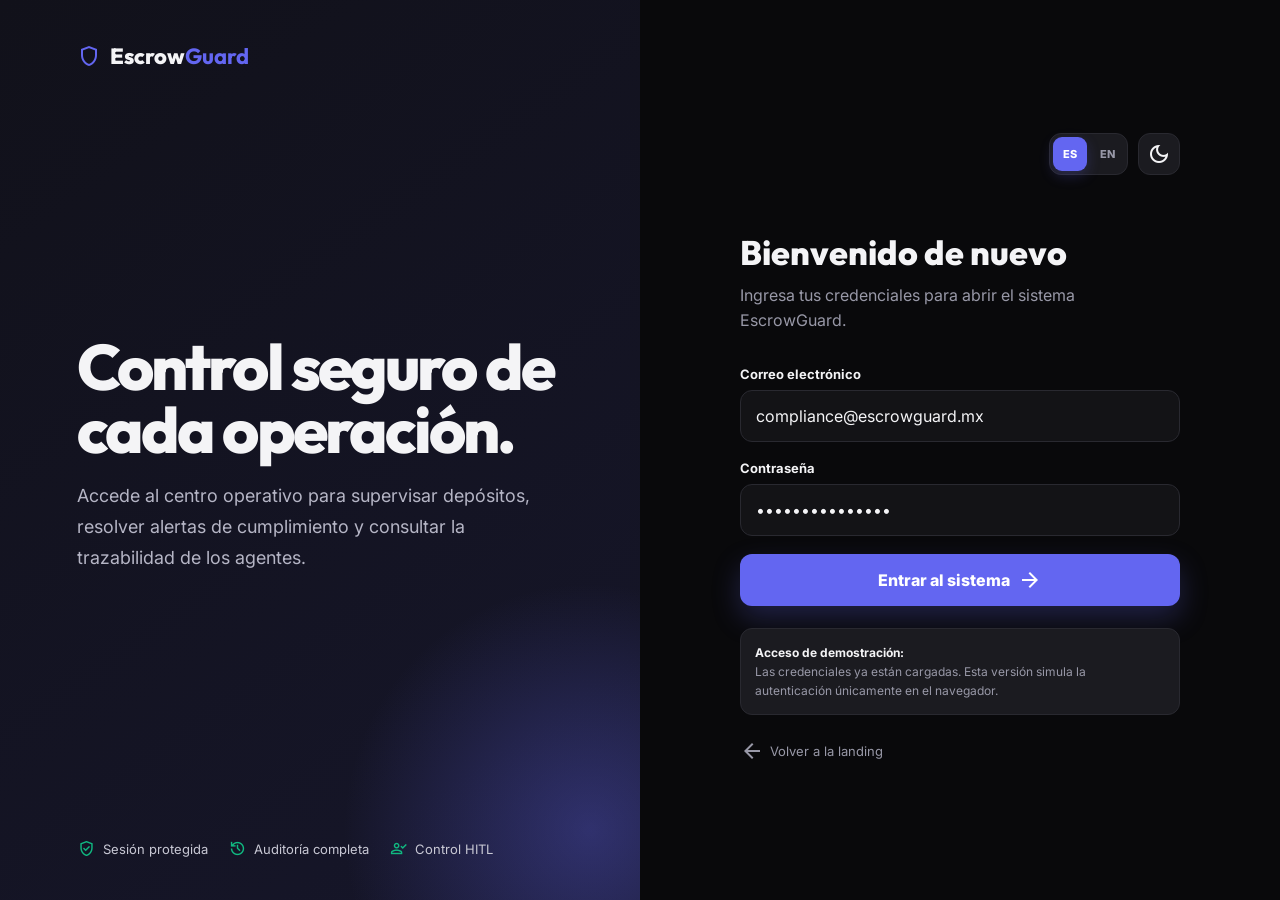
<file: frontend/dashboard.html>
<!doctype html>
<html lang="es" data-theme="dark">
<head>
    <meta charset="utf-8">
    <meta name="viewport" content="width=device-width, initial-scale=1">
    <meta name="robots" content="noindex">
    <title>Sistema operativo | EscrowGuard</title>
    <script>
        if (!localStorage.getItem('escrow_guard_session')) window.location.replace('login.html');
        document.documentElement.dataset.theme = localStorage.getItem('escrow_guard_theme') === 'light' ? 'light' : 'dark';
    </script>
    <link rel="preconnect" href="https://fonts.googleapis.com">
    <link rel="preconnect" href="https://fonts.gstatic.com" crossorigin>
    <link href="https://fonts.googleapis.com/css2?family=Inter:wght@400;500;600;700;800&family=Outfit:wght@600;700;800&family=Material+Symbols+Outlined&display=swap" rel="stylesheet">
    <link rel="stylesheet" href="portal.css?v=20260618-6">
</head>
<body>
    <div class="app-shell">
        <aside class="app-sidebar">
            <a class="brand" href="dashboard.html"><span class="material-symbols-outlined">shield</span><span>Escrow<strong>Guard</strong></span></a>
            <nav class="side-nav" aria-label="Navegación del sistema">
                <a class="active" href="#overview"><span class="material-symbols-outlined">space_dashboard</span><span data-ui="nav-overview">Resumen</span></a>
                <a href="#transactions"><span class="material-symbols-outlined">account_balance_wallet</span><span data-ui="nav-transactions">Operaciones</span></a>
                <a href="#risk"><span class="material-symbols-outlined">policy</span><span data-ui="nav-risk">Cumplimiento</span></a>
                <a href="#agents"><span class="material-symbols-outlined">hub</span><span data-ui="nav-agents">Agentes</span></a>
                <a href="#account"><span class="material-symbols-outlined">manage_accounts</span><span data-ui="nav-account">Mi cuenta</span></a>
            </nav>
            <div class="sidebar-bottom">
                <div class="system-state"><span class="state-dot"></span><span data-ui="agents-operational">Todos los agentes operativos</span></div>
                <button class="logout" id="logout" type="button"><span class="material-symbols-outlined">logout</span><span data-ui="logout">Cerrar sesión</span></button>
            </div>
        </aside>

        <main class="app-main">
            <header class="topbar">
                <div><strong data-ui="operations-center">Centro operativo</strong><small class="muted"> · Sandbox</small></div>
                <div class="topbar-actions">
                    <div class="language-switch" aria-label="Idioma"><button type="button" data-language="es">ES</button><button type="button" data-language="en">EN</button></div>
                    <button class="icon-button" id="theme-toggle" type="button" aria-label="Tema actual: Oscuro"><span class="material-symbols-outlined">dark_mode</span></button>
                    <button class="profile profile-button" type="button" data-route="account" aria-label="Abrir configuración de cuenta"><div class="profile-avatar">MT</div><div><strong id="profile-name">Mariana Torres</strong><small id="profile-role">Oficial de Cumplimiento</small></div></button>
                </div>
            </header>

            <div class="dashboard">
                <section class="app-view active" data-view="overview" aria-labelledby="overview-title">
                    <div class="dashboard-heading">
                        <div><h1 id="overview-title">Resumen operativo</h1><p>Supervisa fondos, alertas y decisiones en tiempo real.</p></div>
                        <button class="new-operation" type="button" data-open-operation>+ Nueva operación</button>
                    </div>
                    <div class="metric-grid" aria-label="Indicadores principales">
                        <article class="card metric"><div class="metric-label"><span>Fondos protegidos</span><span class="material-symbols-outlined">lock</span></div><strong>$4.2M</strong><small>+12.4% este mes</small></article>
                        <article class="card metric"><div class="metric-label"><span>Operaciones activas</span><span class="material-symbols-outlined">sync_alt</span></div><strong id="active-count">12</strong><small>8 sin incidencias</small></article>
                        <article class="card metric"><div class="metric-label"><span>Precisión PLD</span><span class="material-symbols-outlined">verified</span></div><strong>99.8%</strong><small>Últimos 30 días</small></article>
                        <article class="card metric"><div class="metric-label"><span>Revisión humana</span><span class="material-symbols-outlined">person_check</span></div><strong id="review-count">2</strong><small style="color:var(--warning)">Casos pendientes</small></article>
                    </div>
                    <div class="dashboard-grid">
                        <section class="card">
                            <div class="card-header"><h2>Operaciones recientes</h2><button class="text-button" type="button" data-route="transactions">Ver todas</button></div>
                            <div class="table-wrap"><table><thead><tr><th>ID</th><th>Comprador</th><th>Monto</th><th>Estado</th><th>Actualización</th></tr></thead><tbody id="recent-operations">
                                <tr><td>ESC-2841</td><td>Juan Pérez García</td><td>$1,200,000</td><td><span class="status approved">● Aprobada</span></td><td>Hace 2 min</td></tr>
                                <tr><td>ESC-2839</td><td>Carlos Ávila Dircio</td><td>$840,000</td><td><span class="status review">● Revisión HITL</span></td><td>Hace 8 min</td></tr>
                                <tr><td>ESC-2834</td><td>Comercializadora NX</td><td>$2,100,000</td><td><span class="status blocked">● Bloqueada</span></td><td>Hace 24 min</td></tr>
                                <tr><td>ESC-2828</td><td>Ana Rodríguez</td><td>$560,000</td><td><span class="status approved">● Aprobada</span></td><td>Hace 41 min</td></tr>
                            </tbody></table></div>
                        </section>
                        <section class="card">
                            <div class="card-header"><h2>Cola de cumplimiento</h2><button class="status review status-button" type="button" data-route="risk"><span id="queue-count">2</span> pendientes</button></div>
                            <div class="risk-list">
                                <button class="risk-item risk-button" type="button" data-case="pep"><span class="risk-icon material-symbols-outlined">person_alert</span><span><strong>Posible homónimo PEP</strong><small>ESC-2839 · Carlos Ávila</small></span><span class="material-symbols-outlined chevron">chevron_right</span></button>
                                <button class="risk-item risk-button" type="button" data-case="sat"><span class="risk-icon material-symbols-outlined">domain_disabled</span><span><strong>Coincidencia SAT 69-B</strong><small>ESC-2834 · Prioridad alta</small></span><span class="material-symbols-outlined chevron">chevron_right</span></button>
                                <button class="risk-item risk-button" type="button" data-route="agents"><span class="risk-icon material-symbols-outlined agent-ok">smart_toy</span><span><strong>4 agentes conectados</strong><small>Latencia promedio: 184 ms</small></span><span class="material-symbols-outlined chevron">chevron_right</span></button>
                            </div>
                        </section>
                    </div>
                </section>

                <section class="app-view" data-view="transactions" aria-labelledby="transactions-title" hidden>
                    <div class="dashboard-heading"><div><h1 id="transactions-title">Operaciones</h1><p>Consulta y administra todos los depósitos en garantía.</p></div><button class="new-operation" type="button" data-open-operation>+ Nueva operación</button></div>
                    <div class="toolbar card"><label class="search-field"><span class="material-symbols-outlined">search</span><input id="operation-search" type="search" placeholder="Buscar por ID o comprador"></label><select id="operation-filter" aria-label="Filtrar por estado"><option value="all">Todos los estados</option><option value="approved">Aprobadas</option><option value="review">En revisión</option><option value="blocked">Bloqueadas</option></select></div>
                    <section class="card">
                        <div class="card-header"><h2>Historial de operaciones</h2><span class="muted" id="operation-result-count">5 resultados</span></div>
                        <div class="table-wrap"><table><thead><tr><th>ID</th><th>Comprador</th><th>Monto</th><th>Estado</th><th>Fecha</th><th></th></tr></thead><tbody id="operations-table">
                            <tr data-state="approved" data-search="esc-2841 juan pérez garcía"><td>ESC-2841</td><td>Juan Pérez García</td><td>$1,200,000</td><td><span class="status approved">● Aprobada</span></td><td>18 jun 2026</td><td><button class="row-action" type="button" data-operation="ESC-2841">Ver detalle</button></td></tr>
                            <tr data-state="review" data-search="esc-2839 carlos ávila dircio"><td>ESC-2839</td><td>Carlos Ávila Dircio</td><td>$840,000</td><td><span class="status review">● Revisión HITL</span></td><td>18 jun 2026</td><td><button class="row-action" type="button" data-case="pep">Revisar</button></td></tr>
                            <tr data-state="blocked" data-search="esc-2834 comercializadora nx"><td>ESC-2834</td><td>Comercializadora NX</td><td>$2,100,000</td><td><span class="status blocked">● Bloqueada</span></td><td>18 jun 2026</td><td><button class="row-action" type="button" data-case="sat">Revisar</button></td></tr>
                            <tr data-state="approved" data-search="esc-2828 ana rodríguez"><td>ESC-2828</td><td>Ana Rodríguez</td><td>$560,000</td><td><span class="status approved">● Aprobada</span></td><td>17 jun 2026</td><td><button class="row-action" type="button" data-operation="ESC-2828">Ver detalle</button></td></tr>
                            <tr data-state="approved" data-search="esc-2821 logística del pacífico"><td>ESC-2821</td><td>Logística del Pacífico</td><td>$1,780,000</td><td><span class="status approved">● Aprobada</span></td><td>17 jun 2026</td><td><button class="row-action" type="button" data-operation="ESC-2821">Ver detalle</button></td></tr>
                        </tbody></table></div>
                    </section>
                </section>

                <section class="app-view" data-view="risk" aria-labelledby="risk-title" hidden>
                    <div class="dashboard-heading"><div><h1 id="risk-title">Cumplimiento</h1><p>Resuelve alertas que requieren una decisión humana.</p></div><span class="status review"><span id="risk-heading-count">2</span> casos pendientes</span></div>
                    <div class="compliance-grid">
                        <section class="card case-list"><div class="card-header"><h2>Casos en revisión</h2></div>
                            <button class="case-card active" type="button" data-select-case="pep"><span class="risk-icon material-symbols-outlined">person_alert</span><span><strong>Posible homónimo PEP</strong><small>ESC-2839 · Carlos Ávila</small></span><span class="status review">Media</span></button>
                            <button class="case-card" type="button" data-select-case="sat"><span class="risk-icon material-symbols-outlined">domain_disabled</span><span><strong>Coincidencia SAT 69-B</strong><small>ESC-2834 · Comercializadora NX</small></span><span class="status blocked">Alta</span></button>
                        </section>
                        <section class="card case-detail"><div class="card-header"><div><small class="muted" id="case-id">ESC-2839</small><h2 id="case-title">Posible homónimo PEP</h2></div></div>
                            <div class="case-content"><div class="case-alert"><span class="material-symbols-outlined">warning</span><p id="case-description">El apellido coincide con una persona políticamente expuesta, pero las fechas de nacimiento son distintas.</p></div><dl><div><dt>Persona evaluada</dt><dd id="case-subject">Carlos Ávila Dircio</dd></div><div><dt>Fuente</dt><dd id="case-source">OFAC / PEP</dd></div><div><dt>Confianza</dt><dd id="case-confidence">72%</dd></div><div><dt>Fondos retenidos</dt><dd id="case-amount">$840,000 MXN</dd></div></dl><label class="decision-note">Nota de resolución<textarea id="decision-note" rows="3" placeholder="Agrega contexto para la auditoría"></textarea></label><div class="decision-actions"><button class="danger-button" id="reject-case" type="button">Rechazar operación</button><button class="success-button" id="approve-case" type="button">Aprobar falso positivo</button></div></div>
                        </section>
                    </div>
                </section>

                <section class="app-view" data-view="agents" aria-labelledby="agents-title" hidden>
                    <div class="dashboard-heading"><div><h1 id="agents-title">Agentes de IA</h1><p>Estado, latencia y actividad de cada componente del flujo.</p></div><button class="secondary-button" id="refresh-agents" type="button"><span class="material-symbols-outlined">refresh</span> Actualizar estado</button></div>
                    <div class="agent-grid">
                        <article class="card agent-card"><div class="agent-head"><span class="agent-symbol material-symbols-outlined">document_scanner</span><span class="status approved">● Operativo</span></div><h2>Extractor AI</h2><p>Extrae y valida datos estructurados de documentos.</p><div class="agent-meta"><span>Latencia <strong>142 ms</strong></span><span>Precisión <strong>99.4%</strong></span></div><button class="row-action agent-test" type="button" data-agent="Extractor AI">Probar conexión</button></article>
                        <article class="card agent-card"><div class="agent-head"><span class="agent-symbol material-symbols-outlined">account_balance</span><span class="status approved">● Operativo</span></div><h2>Banco Escrow</h2><p>Retiene y libera fondos mediante el adaptador SPEI.</p><div class="agent-meta"><span>Latencia <strong>206 ms</strong></span><span>Disponibilidad <strong>99.9%</strong></span></div><button class="row-action agent-test" type="button" data-agent="Banco Escrow">Probar conexión</button></article>
                        <article class="card agent-card"><div class="agent-head"><span class="agent-symbol material-symbols-outlined">travel_explore</span><span class="status approved">● Operativo</span></div><h2>OSINT Risk</h2><p>Consulta listas OFAC, PEP y SAT para clasificar riesgo.</p><div class="agent-meta"><span>Latencia <strong>184 ms</strong></span><span>Fuentes <strong>3 activas</strong></span></div><button class="row-action agent-test" type="button" data-agent="OSINT Risk">Probar conexión</button></article>
                        <article class="card agent-card"><div class="agent-head"><span class="agent-symbol material-symbols-outlined">person_check</span><span class="status approved">● Operativo</span></div><h2>Compliance HITL</h2><p>Orquesta decisiones humanas y conserva evidencia.</p><div class="agent-meta"><span>Latencia <strong>91 ms</strong></span><span>Pendientes <strong id="agent-pending">2 casos</strong></span></div><button class="row-action agent-test" type="button" data-agent="Compliance HITL">Probar conexión</button></article>
                    </div>
                    <section class="card activity-card"><div class="card-header"><h2>Actividad reciente</h2><span class="status approved">En vivo</span></div><div class="activity-list" id="agent-activity"><p><span class="state-dot"></span><strong>OSINT Risk</strong> completó el análisis de ESC-2841 <small>Hace 2 min</small></p><p><span class="state-dot"></span><strong>Extractor AI</strong> procesó cliente_limpio.pdf <small>Hace 4 min</small></p><p><span class="state-dot"></span><strong>Compliance HITL</strong> abrió el caso ESC-2839 <small>Hace 8 min</small></p></div></section>
                </section>

                <section class="app-view" data-view="account" aria-labelledby="account-title" hidden>
                    <div class="dashboard-heading"><div><h1 id="account-title" data-ui="account-title">Configuración de cuenta</h1><p data-ui="account-desc">Administra tu información personal y preferencias del sistema.</p></div></div>
                    <div class="settings-grid">
                        <form class="card account-card" id="account-form">
                            <div class="card-header"><h2 data-ui="personal-info">Información personal</h2></div>
                            <div class="account-profile"><div class="profile-avatar account-avatar" id="account-avatar">MT</div><div><strong id="account-display-name">Mariana Torres</strong><small id="account-display-role">Oficial de Cumplimiento</small></div></div>
                            <div class="settings-fields"><label><span data-ui="full-name">Nombre completo</span><input id="account-name" required value="Mariana Torres"></label><label><span data-ui="email">Correo electrónico</span><input id="account-email" required type="email" value="compliance@escrowguard.mx"></label><label><span data-ui="role">Cargo</span><input id="account-role" required value="Oficial de Cumplimiento"></label><label><span data-ui="company">Organización</span><input id="account-company" value="EscrowGuard México"></label><label><span data-ui="phone">Teléfono</span><input id="account-phone" type="tel" value="+52 55 1234 5678"></label></div>
                            <div class="settings-actions"><button class="new-operation" type="submit" data-ui="save-changes">Guardar cambios</button></div>
                        </form>
                        <div class="settings-column">
                            <section class="card preference-card"><div class="card-header"><h2 data-ui="language">Idioma</h2></div><div class="preference-content"><p class="muted" data-ui="language-desc">Selecciona el idioma de la interfaz.</p><div class="language-options"><button class="option-button" type="button" data-language="es"><span>ES</span><strong>Español</strong><span class="material-symbols-outlined">check_circle</span></button><button class="option-button" type="button" data-language="en"><span>EN</span><strong>English</strong><span class="material-symbols-outlined">check_circle</span></button></div></div></section>
                            <section class="card preference-card"><div class="card-header"><h2 data-ui="appearance">Apariencia</h2></div><div class="preference-content"><p class="muted" data-ui="appearance-desc">Elige el tema visual del sistema.</p><div class="appearance-options"><button class="appearance-button" type="button" data-theme-choice="light" aria-label="Tema claro"><span class="material-symbols-outlined">light_mode</span></button><button class="appearance-button" type="button" data-theme-choice="dark" aria-label="Tema oscuro"><span class="material-symbols-outlined">dark_mode</span></button></div></div></section>
                            <section class="card session-card"><span class="material-symbols-outlined">shield_lock</span><div><strong data-ui="secure-session">Sesión segura</strong><p class="muted" data-ui="secure-session-desc">Acceso simulado protegido en este dispositivo.</p></div></section>
                        </div>
                    </div>
                </section>
            </div>
        </main>
    </div>
    <div class="modal-backdrop" id="operation-modal" hidden>
        <section class="app-modal" role="dialog" aria-modal="true" aria-labelledby="operation-modal-title"><div class="modal-header"><div><small class="muted">Sandbox</small><h2 id="operation-modal-title">Nueva operación</h2></div><button class="icon-button" id="close-operation" type="button" aria-label="Cerrar"><span class="material-symbols-outlined">close</span></button></div><form id="operation-form"><div class="modal-grid"><label>Comprador<input id="new-buyer" required placeholder="Nombre o razón social"></label><label>Monto MXN<input id="new-amount" required type="number" min="1" placeholder="1000000"></label><label>Documento<input id="new-document" required placeholder="RFC o pasaporte"></label><label>Beneficiario<input id="new-beneficiary" required placeholder="Nombre del vendedor"></label></div><label class="file-control">Documento de soporte<input id="new-file" type="file" accept=".pdf"><span>Seleccionar PDF</span></label><div class="modal-actions"><button class="secondary-button" id="cancel-operation" type="button">Cancelar</button><button class="new-operation" type="submit">Crear y validar</button></div></form></section>
    </div>
    <div class="toast" id="toast" role="status" aria-live="polite"></div>
    <script>
        let session = JSON.parse(localStorage.getItem('escrow_guard_session') || '{}');
        if (session.name) document.getElementById('profile-name').textContent = session.name;
        function applyTheme(theme) {
            document.documentElement.dataset.theme = theme;
            document.querySelector('#theme-toggle .material-symbols-outlined').textContent = theme === 'dark' ? 'dark_mode' : 'light_mode';
            document.getElementById('theme-toggle').setAttribute('aria-label', `Tema actual: ${theme === 'dark' ? 'Oscuro' : 'Claro'}`);
            document.querySelectorAll('[data-theme-choice]').forEach(button => button.classList.toggle('active', button.dataset.themeChoice === theme));
            localStorage.setItem('escrow_guard_theme', theme);
        }
        applyTheme(localStorage.getItem('escrow_guard_theme') || 'dark');
        document.getElementById('theme-toggle').addEventListener('click', () => applyTheme(document.documentElement.dataset.theme === 'dark' ? 'light' : 'dark'));
        document.getElementById('logout').addEventListener('click', () => { localStorage.removeItem('escrow_guard_session'); window.location.replace('login.html'); });

        const validViews = ['overview', 'transactions', 'risk', 'agents', 'account'];
        const cases = {
            pep: { id: 'ESC-2839', title: 'Posible homónimo PEP', subject: 'Carlos Ávila Dircio', source: 'OFAC / PEP', confidence: '72%', amount: '$840,000 MXN', description: 'El apellido coincide con una persona políticamente expuesta, pero las fechas de nacimiento son distintas.' },
            sat: { id: 'ESC-2834', title: 'Coincidencia SAT 69-B', subject: 'Comercializadora NX', source: 'SAT Art. 69-B', confidence: '96%', amount: '$2,100,000 MXN', description: 'La razón social presenta una coincidencia de alta confianza con un contribuyente de operaciones presuntamente inexistentes.' }
        };
        let activeCase = 'pep';
        let pendingCases = 2;
        const uiTranslations = {
            es: { 'nav-overview': 'Resumen', 'nav-transactions': 'Operaciones', 'nav-risk': 'Cumplimiento', 'nav-agents': 'Agentes', 'nav-account': 'Mi cuenta', logout: 'Cerrar sesión', 'operations-center': 'Centro operativo', 'agents-operational': 'Todos los agentes operativos', 'account-title': 'Configuración de cuenta', 'account-desc': 'Administra tu información personal y preferencias del sistema.', 'personal-info': 'Información personal', 'full-name': 'Nombre completo', email: 'Correo electrónico', role: 'Cargo', company: 'Organización', phone: 'Teléfono', 'save-changes': 'Guardar cambios', language: 'Idioma', 'language-desc': 'Selecciona el idioma de la interfaz.', appearance: 'Apariencia', 'appearance-desc': 'Elige el tema visual del sistema.', 'secure-session': 'Sesión segura', 'secure-session-desc': 'Acceso simulado protegido en este dispositivo.' },
            en: { 'nav-overview': 'Overview', 'nav-transactions': 'Transactions', 'nav-risk': 'Compliance', 'nav-agents': 'Agents', 'nav-account': 'My account', logout: 'Sign out', 'operations-center': 'Operations center', 'agents-operational': 'All agents operational', 'account-title': 'Account settings', 'account-desc': 'Manage your personal information and system preferences.', 'personal-info': 'Personal information', 'full-name': 'Full name', email: 'Email address', role: 'Role', company: 'Organization', phone: 'Phone', 'save-changes': 'Save changes', language: 'Language', 'language-desc': 'Select the interface language.', appearance: 'Appearance', 'appearance-desc': 'Choose the visual theme.', 'secure-session': 'Secure session', 'secure-session-desc': 'Simulated access protected on this device.' }
        };
        const phraseTranslations = {
            'Resumen operativo': 'Operations overview', 'Supervisa fondos, alertas y decisiones en tiempo real.': 'Monitor funds, alerts, and decisions in real time.', '+ Nueva operación': '+ New transaction', 'Fondos protegidos': 'Protected funds', 'Operaciones activas': 'Active transactions', 'Precisión PLD': 'AML accuracy', 'Revisión humana': 'Human review', 'Operaciones recientes': 'Recent transactions', 'Ver todas': 'View all', 'Cola de cumplimiento': 'Compliance queue',
            'Operaciones': 'Transactions', 'Consulta y administra todos los depósitos en garantía.': 'Review and manage every escrow transaction.', 'Todos los estados': 'All statuses', 'Aprobadas': 'Approved', 'En revisión': 'In review', 'Bloqueadas': 'Blocked', 'Historial de operaciones': 'Transaction history', 'Ver detalle': 'View details', 'Revisar': 'Review',
            'Cumplimiento': 'Compliance', 'Resuelve alertas que requieren una decisión humana.': 'Resolve alerts that require a human decision.', 'Casos en revisión': 'Cases under review', 'Posible homónimo PEP': 'Possible PEP name match', 'Coincidencia SAT 69-B': 'SAT 69-B match', 'Persona evaluada': 'Evaluated subject', 'Fuente': 'Source', 'Confianza': 'Confidence', 'Fondos retenidos': 'Held funds', 'Nota de resolución': 'Resolution note', 'Rechazar operación': 'Reject transaction', 'Aprobar falso positivo': 'Approve false positive',
            'Agentes de IA': 'AI agents', 'Estado, latencia y actividad de cada componente del flujo.': 'Status, latency, and activity for every workflow component.', 'Actualizar estado': 'Refresh status', 'Operativo': 'Operational', 'Latencia': 'Latency', 'Precisión': 'Accuracy', 'Disponibilidad': 'Availability', 'Fuentes': 'Sources', 'Pendientes': 'Pending', 'Probar conexión': 'Test connection', 'Actividad reciente': 'Recent activity', 'En vivo': 'Live'
        };

        function applyLanguage(language) {
            const lang = language === 'en' ? 'en' : 'es';
            document.documentElement.lang = lang;
            localStorage.setItem('escrow_guard_lang', lang);
            document.querySelectorAll('[data-ui]').forEach(element => {
                const value = uiTranslations[lang][element.dataset.ui];
                if (value) element.textContent = value;
            });
            const reverseTranslations = Object.fromEntries(Object.entries(phraseTranslations).map(([es, en]) => [en, es]));
            const walker = document.createTreeWalker(document.body, NodeFilter.SHOW_TEXT);
            const textNodes = [];
            while (walker.nextNode()) textNodes.push(walker.currentNode);
            textNodes.forEach(node => {
                if (node.parentElement?.closest('script, style, [data-ui]')) return;
                const trimmed = node.nodeValue.trim();
                const translated = lang === 'en' ? phraseTranslations[trimmed] : reverseTranslations[trimmed];
                if (translated) node.nodeValue = node.nodeValue.replace(trimmed, translated);
            });
            document.querySelectorAll('[data-language]').forEach(button => button.classList.toggle('active', button.dataset.language === lang));
        }

        function showToast(message, type = 'success') {
            const toast = document.getElementById('toast');
            toast.textContent = message;
            toast.dataset.type = type;
            toast.classList.add('show');
            clearTimeout(showToast.timer);
            showToast.timer = setTimeout(() => toast.classList.remove('show'), 2600);
        }

        function navigate(view, updateHash = true) {
            const target = validViews.includes(view) ? view : 'overview';
            document.querySelectorAll('.app-view').forEach(section => {
                const active = section.dataset.view === target;
                section.hidden = !active;
                section.classList.toggle('active', active);
            });
            document.querySelectorAll('.side-nav a').forEach(link => link.classList.toggle('active', link.getAttribute('href') === `#${target}`));
            if (updateHash && location.hash !== `#${target}`) history.pushState(null, '', `#${target}`);
            document.querySelector('.app-main').scrollTo({ top: 0, behavior: 'smooth' });
        }

        document.querySelectorAll('[data-route]').forEach(button => button.addEventListener('click', () => navigate(button.dataset.route)));
        document.querySelectorAll('.side-nav a').forEach(link => link.addEventListener('click', event => { event.preventDefault(); navigate(link.hash.slice(1)); }));
        window.addEventListener('hashchange', () => navigate(location.hash.slice(1), false));

        const operationModal = document.getElementById('operation-modal');
        function setOperationModal(open) {
            operationModal.hidden = !open;
            document.body.classList.toggle('modal-open', open);
            if (open) setTimeout(() => document.getElementById('new-buyer').focus(), 0);
        }
        document.querySelectorAll('[data-open-operation]').forEach(button => button.addEventListener('click', () => setOperationModal(true)));
        document.getElementById('close-operation').addEventListener('click', () => setOperationModal(false));
        document.getElementById('cancel-operation').addEventListener('click', () => setOperationModal(false));
        operationModal.addEventListener('click', event => { if (event.target === operationModal) setOperationModal(false); });
        document.addEventListener('keydown', event => { if (event.key === 'Escape' && !operationModal.hidden) setOperationModal(false); });

        document.getElementById('operation-form').addEventListener('submit', event => {
            event.preventDefault();
            const buyer = document.getElementById('new-buyer').value.trim();
            const amount = Number(document.getElementById('new-amount').value);
            const id = `ESC-${Math.floor(2900 + Math.random() * 99)}`;
            const row = document.createElement('tr');
            row.dataset.state = 'review';
            row.dataset.search = `${id} ${buyer}`.toLowerCase();
            row.innerHTML = `<td>${id}</td><td></td><td>${new Intl.NumberFormat('es-MX', { style: 'currency', currency: 'MXN', maximumFractionDigits: 0 }).format(amount)}</td><td><span class="status review">● Validando</span></td><td>Ahora</td><td><button class="row-action" type="button" data-operation="${id}">Ver detalle</button></td>`;
            row.children[1].textContent = buyer;
            document.getElementById('operations-table').prepend(row);
            const recentRow = document.createElement('tr');
            recentRow.innerHTML = `<td>${id}</td><td></td><td>${new Intl.NumberFormat('es-MX', { style: 'currency', currency: 'MXN', maximumFractionDigits: 0 }).format(amount)}</td><td><span class="status review">● Validando</span></td><td>Ahora</td>`;
            recentRow.children[1].textContent = buyer;
            document.getElementById('recent-operations').prepend(recentRow);
            document.getElementById('active-count').textContent = String(Number(document.getElementById('active-count').textContent) + 1);
            event.target.reset();
            setOperationModal(false);
            navigate('transactions');
            filterOperations();
            showToast(`${id} creada. Validación multiagente iniciada.`);
        });

        function filterOperations() {
            const query = document.getElementById('operation-search').value.trim().toLowerCase();
            const state = document.getElementById('operation-filter').value;
            let visible = 0;
            document.querySelectorAll('#operations-table tr').forEach(row => {
                const match = (!query || row.dataset.search.includes(query)) && (state === 'all' || row.dataset.state === state);
                row.hidden = !match;
                if (match) visible++;
            });
            document.getElementById('operation-result-count').textContent = `${visible} resultado${visible === 1 ? '' : 's'}`;
        }
        document.getElementById('operation-search').addEventListener('input', filterOperations);
        document.getElementById('operation-filter').addEventListener('change', filterOperations);

        function loadCase(key) {
            activeCase = cases[key] ? key : 'pep';
            const item = cases[activeCase];
            document.getElementById('case-id').textContent = item.id;
            document.getElementById('case-title').textContent = item.title;
            document.getElementById('case-subject').textContent = item.subject;
            document.getElementById('case-source').textContent = item.source;
            document.getElementById('case-confidence').textContent = item.confidence;
            document.getElementById('case-amount').textContent = item.amount;
            document.getElementById('case-description').textContent = item.description;
            document.getElementById('decision-note').value = '';
            document.querySelectorAll('[data-select-case]').forEach(button => button.classList.toggle('active', button.dataset.selectCase === activeCase));
            const resolved = document.querySelector(`[data-select-case="${activeCase}"]`).disabled;
            document.getElementById('approve-case').disabled = resolved;
            document.getElementById('reject-case').disabled = resolved;
        }
        document.querySelectorAll('[data-case]').forEach(button => button.addEventListener('click', () => { navigate('risk'); loadCase(button.dataset.case); }));
        document.querySelectorAll('[data-select-case]').forEach(button => button.addEventListener('click', () => loadCase(button.dataset.selectCase)));

        function resolveCase(approved) {
            const item = cases[activeCase];
            if (!item) return;
            const selected = document.querySelector(`[data-select-case="${activeCase}"]`);
            selected.disabled = true;
            selected.classList.add('resolved');
            selected.querySelector('.status').className = `status ${approved ? 'approved' : 'blocked'}`;
            selected.querySelector('.status').textContent = approved ? 'Aprobado' : 'Rechazado';
            pendingCases = Math.max(0, pendingCases - 1);
            ['review-count', 'queue-count', 'risk-heading-count'].forEach(id => document.getElementById(id).textContent = String(pendingCases));
            document.getElementById('agent-pending').textContent = `${pendingCases} caso${pendingCases === 1 ? '' : 's'}`;
            document.getElementById('approve-case').disabled = true;
            document.getElementById('reject-case').disabled = true;
            showToast(`${item.id} ${approved ? 'aprobada como falso positivo' : 'rechazada y marcada para reembolso'}.`, approved ? 'success' : 'danger');
        }
        document.getElementById('approve-case').addEventListener('click', () => resolveCase(true));
        document.getElementById('reject-case').addEventListener('click', () => resolveCase(false));

        document.addEventListener('click', event => {
            const operationButton = event.target.closest('[data-operation]');
            if (operationButton) showToast(`${operationButton.dataset.operation}: expediente y auditoría disponibles en modo demostración.`);
        });
        document.querySelectorAll('.agent-test').forEach(button => button.addEventListener('click', () => {
            button.disabled = true;
            button.textContent = 'Comprobando…';
            setTimeout(() => { button.disabled = false; button.textContent = 'Probar conexión'; showToast(`${button.dataset.agent}: conexión verificada.`); }, 700);
        }));
        document.getElementById('refresh-agents').addEventListener('click', event => {
            event.currentTarget.classList.add('is-loading');
            setTimeout(() => { event.currentTarget.classList.remove('is-loading'); showToast('Estado de los 4 agentes actualizado.'); }, 700);
        });

        function getInitials(name) {
            return name.split(/\s+/).filter(Boolean).slice(0, 2).map(part => part[0]).join('').toUpperCase() || 'US';
        }
        function renderAccount() {
            const name = session.name || 'Mariana Torres';
            const role = session.role || 'Oficial de Cumplimiento';
            const email = session.email || 'compliance@escrowguard.mx';
            document.getElementById('profile-name').textContent = name;
            document.getElementById('profile-role').textContent = role;
            document.querySelector('.profile-avatar').textContent = getInitials(name);
            document.getElementById('account-avatar').textContent = getInitials(name);
            document.getElementById('account-display-name').textContent = name;
            document.getElementById('account-display-role').textContent = role;
            document.getElementById('account-name').value = name;
            document.getElementById('account-email').value = email;
            document.getElementById('account-role').value = role;
            document.getElementById('account-company').value = session.company || 'EscrowGuard México';
            document.getElementById('account-phone').value = session.phone || '+52 55 1234 5678';
        }
        document.getElementById('account-form').addEventListener('submit', event => {
            event.preventDefault();
            session = { ...session, name: document.getElementById('account-name').value.trim(), email: document.getElementById('account-email').value.trim(), role: document.getElementById('account-role').value.trim(), company: document.getElementById('account-company').value.trim(), phone: document.getElementById('account-phone').value.trim() };
            localStorage.setItem('escrow_guard_session', JSON.stringify(session));
            renderAccount();
            showToast(document.documentElement.lang === 'en' ? 'Account information saved.' : 'Información de cuenta guardada.');
        });
        document.querySelectorAll('[data-language]').forEach(button => button.addEventListener('click', () => { applyLanguage(button.dataset.language); showToast(button.dataset.language === 'en' ? 'Language changed to English.' : 'Idioma cambiado a español.'); }));
        document.querySelectorAll('[data-theme-choice]').forEach(button => button.addEventListener('click', () => applyTheme(button.dataset.themeChoice)));

        renderAccount();
        applyLanguage(localStorage.getItem('escrow_guard_lang') || 'es');
        navigate(location.hash.slice(1) || 'overview', false);
    </script>
</body>
</html>
</file>
<file: frontend/portal.css>
:root {
    color-scheme: dark;
    --bg: #09090b;
    --surface: #131316;
    --surface-2: #1b1b20;
    --line: #292930;
    --text: #f4f4f6;
    --muted: #9898a7;
    --primary: #6366f1;
    --primary-soft: rgba(99, 102, 241, .14);
    --success: #10b981;
    --warning: #fbbf24;
    --danger: #f43f5e;
    --shadow: 0 24px 70px rgba(0, 0, 0, .32);
}

:root[data-theme="light"] {
    color-scheme: light;
    --bg: #f5f6fa;
    --surface: #ffffff;
    --surface-2: #f5f6fa;
    --line: #e2e3eb;
    --text: #17171f;
    --muted: #686878;
    --primary-soft: #ededff;
    --shadow: 0 22px 60px rgba(31, 35, 70, .09);
}

* { box-sizing: border-box; }

body {
    margin: 0;
    background: var(--bg);
    color: var(--text);
    font-family: Inter, system-ui, sans-serif;
}

button, input { font: inherit; }
button, a { -webkit-tap-highlight-color: transparent; }
a { color: inherit; text-decoration: none; }

.brand {
    display: inline-flex;
    align-items: center;
    gap: 9px;
    font-family: Outfit, sans-serif;
    font-size: 22px;
    font-weight: 800;
}

.brand .material-symbols-outlined, .brand strong { color: var(--primary); }
.muted { color: var(--muted); }

.icon-button {
    width: 42px;
    height: 42px;
    display: grid;
    place-items: center;
    color: var(--text);
    background: var(--surface-2);
    border: 1px solid var(--line);
    border-radius: 12px;
    cursor: pointer;
}

.icon-button.theme-control {
    width: auto;
    padding: 0 12px;
    gap: 7px;
    font-size: 12px;
    font-weight: 800;
}

.language-switch {
    display: inline-flex;
    align-items: center;
    gap: 3px;
    padding: 3px;
    background: var(--surface-2);
    border: 1px solid var(--line);
    border-radius: 12px;
}

.language-switch button {
    min-width: 34px;
    height: 34px;
    padding: 0 8px;
    color: var(--muted);
    background: transparent;
    border: 0;
    border-radius: 9px;
    font-size: 11px;
    font-weight: 800;
    cursor: pointer;
}

.language-switch button.active {
    color: white;
    background: var(--primary);
    box-shadow: 0 5px 14px rgba(99, 102, 241, .22);
}

.login-page {
    min-height: 100vh;
    display: grid;
    grid-template-columns: 1fr 1fr;
}

.login-story {
    position: relative;
    overflow: hidden;
    display: flex;
    flex-direction: column;
    justify-content: space-between;
    padding: 42px clamp(32px, 6vw, 88px);
    background: linear-gradient(145deg, #11111a, #16162a);
}

.login-story::after {
    content: "";
    position: absolute;
    width: 520px;
    height: 520px;
    right: -210px;
    bottom: -190px;
    border-radius: 50%;
    background: radial-gradient(circle, rgba(99, 102, 241, .34), transparent 67%);
}

.login-copy { position: relative; z-index: 1; max-width: 600px; }
.login-copy h1 { margin: 0 0 20px; font: 800 clamp(42px, 5vw, 74px)/.98 Outfit, sans-serif; letter-spacing: -.045em; }
.login-copy p { margin: 0; color: #b5b5c5; font-size: 18px; line-height: 1.7; }

.security-points { position: relative; z-index: 1; display: flex; flex-wrap: wrap; gap: 20px; color: #c8c8d4; font-size: 13px; }
.security-points span { display: flex; align-items: center; gap: 7px; }
.security-points .material-symbols-outlined { color: var(--success); font-size: 19px; }

.login-panel {
    display: flex;
    align-items: center;
    justify-content: center;
    padding: 32px;
    background: var(--bg);
}

.login-card { width: min(440px, 100%); }
.login-card header { display: flex; justify-content: flex-end; margin-bottom: 56px; }
.login-card header.login-controls { align-items: center; gap: 10px; }
.login-card h2 { margin: 0 0 9px; font: 800 34px Outfit, sans-serif; }
.login-card > p { margin: 0 0 32px; color: var(--muted); line-height: 1.6; }

.field { display: grid; gap: 8px; margin-bottom: 18px; }
.field label { font-size: 13px; font-weight: 700; }
.field input {
    width: 100%;
    height: 52px;
    padding: 0 15px;
    color: var(--text);
    background: var(--surface);
    border: 1px solid var(--line);
    border-radius: 12px;
    outline: none;
}
.field input:focus { border-color: var(--primary); box-shadow: 0 0 0 4px var(--primary-soft); }

.primary-button {
    width: 100%;
    min-height: 52px;
    display: flex;
    align-items: center;
    justify-content: center;
    gap: 8px;
    color: white;
    background: var(--primary);
    border: 0;
    border-radius: 12px;
    font-weight: 800;
    cursor: pointer;
    box-shadow: 0 12px 28px rgba(99, 102, 241, .25);
}

.demo-note { margin-top: 22px; padding: 14px; color: var(--muted); background: var(--surface-2); border: 1px solid var(--line); border-radius: 12px; font-size: 12px; line-height: 1.6; }
.demo-note strong { color: var(--text); }
.back-link { display: inline-flex; gap: 6px; align-items: center; margin-top: 24px; color: var(--muted); font-size: 13px; }

.app-shell { min-height: 100vh; display: grid; grid-template-columns: 250px 1fr; }
.app-sidebar {
    position: sticky;
    top: 0;
    height: 100vh;
    display: flex;
    flex-direction: column;
    padding: 26px 18px;
    background: var(--surface);
    border-right: 1px solid var(--line);
}

.side-nav { display: grid; gap: 5px; margin-top: 38px; }
.side-nav a { display: flex; align-items: center; gap: 12px; padding: 12px 13px; color: var(--muted); border-radius: 10px; font-size: 14px; font-weight: 600; }
.side-nav a.active { color: var(--primary); background: var(--primary-soft); }
.side-nav .material-symbols-outlined { font-size: 21px; }
.sidebar-bottom { margin-top: auto; }
.system-state { display: flex; gap: 9px; align-items: center; margin-bottom: 18px; padding: 12px; color: var(--muted); background: var(--surface-2); border-radius: 10px; font-size: 11px; }
.state-dot { width: 8px; height: 8px; flex: 0 0 auto; border-radius: 50%; background: var(--success); box-shadow: 0 0 0 5px rgba(16, 185, 129, .12); }
.logout { width: 100%; display: flex; align-items: center; gap: 10px; padding: 11px; color: var(--muted); background: transparent; border: 0; cursor: pointer; }

.app-main { min-width: 0; }
.topbar { height: 78px; display: flex; align-items: center; justify-content: space-between; padding: 0 30px; background: color-mix(in srgb, var(--surface) 85%, transparent); border-bottom: 1px solid var(--line); }
.topbar-actions, .profile { display: flex; align-items: center; gap: 12px; }
.profile-avatar { width: 38px; height: 38px; display: grid; place-items: center; color: white; background: var(--primary); border-radius: 11px; font-weight: 800; }
.profile small { display: block; color: var(--muted); }
.profile-button { padding: 0; color: var(--text); text-align: left; background: transparent; border: 0; cursor: pointer; }
.profile-button:hover strong { color: var(--primary); }

.dashboard { padding: 34px; max-width: 1500px; margin: 0 auto; }
.dashboard-heading { display: flex; justify-content: space-between; align-items: end; gap: 18px; margin-bottom: 28px; }
.dashboard-heading h1 { margin: 0 0 6px; font: 800 34px Outfit, sans-serif; }
.dashboard-heading p { margin: 0; color: var(--muted); }
.new-operation { padding: 12px 17px; color: white; background: var(--primary); border: 0; border-radius: 11px; font-weight: 800; cursor: pointer; }

.metric-grid { display: grid; grid-template-columns: repeat(4, 1fr); gap: 16px; }
.card { background: var(--surface); border: 1px solid var(--line); border-radius: 16px; box-shadow: var(--shadow); }
.metric { padding: 20px; }
.metric-label { display: flex; justify-content: space-between; align-items: center; color: var(--muted); font-size: 12px; }
.metric-label .material-symbols-outlined { padding: 8px; color: var(--primary); background: var(--primary-soft); border-radius: 9px; }
.metric strong { display: block; margin: 18px 0 6px; font: 800 29px Outfit, sans-serif; }
.metric small { color: var(--success); }

.dashboard-grid { display: grid; grid-template-columns: 1.6fr .8fr; gap: 18px; margin-top: 18px; }
.card-header { display: flex; justify-content: space-between; align-items: center; padding: 20px 22px; border-bottom: 1px solid var(--line); }
.card-header h2 { margin: 0; font: 700 18px Outfit, sans-serif; }
.table-wrap { overflow-x: auto; }
table { width: 100%; border-collapse: collapse; font-size: 13px; }
th, td { padding: 15px 22px; text-align: left; border-bottom: 1px solid var(--line); white-space: nowrap; }
th { color: var(--muted); font-size: 11px; text-transform: uppercase; letter-spacing: .06em; }
.status { display: inline-flex; align-items: center; gap: 6px; padding: 6px 9px; border-radius: 99px; font-size: 11px; font-weight: 800; }
.status.approved { color: var(--success); background: rgba(16, 185, 129, .12); }
.status.review { color: #b77900; background: rgba(251, 191, 36, .14); }
.status.blocked { color: var(--danger); background: rgba(244, 63, 94, .12); }

.risk-list { display: grid; gap: 12px; padding: 18px; }
.risk-item { display: flex; gap: 12px; align-items: center; padding: 13px; background: var(--surface-2); border-radius: 12px; }
.risk-icon { width: 38px; height: 38px; display: grid; place-items: center; color: var(--warning); background: rgba(251, 191, 36, .12); border-radius: 10px; }
.risk-item strong, .risk-item small { display: block; }
.risk-item small { margin-top: 3px; color: var(--muted); }

.app-view[hidden] { display: none !important; }
.app-view.active { animation: view-in .24s ease-out; }
@keyframes view-in { from { opacity: 0; transform: translateY(5px); } to { opacity: 1; transform: none; } }

button { color: inherit; }
.text-button, .row-action { color: var(--primary); background: transparent; border: 0; font-weight: 700; cursor: pointer; }
.text-button:hover, .row-action:hover { text-decoration: underline; }
.status-button { border: 0; cursor: pointer; }
.risk-button { width: 100%; color: var(--text); text-align: left; border: 1px solid transparent; cursor: pointer; }
.risk-button:hover { border-color: var(--line); }
.risk-button > span:nth-child(2) { flex: 1; }
.risk-button .chevron { color: var(--muted); }
.agent-ok { color: var(--success) !important; background: rgba(16,185,129,.12) !important; }

.toolbar { display: flex; gap: 12px; align-items: center; margin-bottom: 18px; padding: 14px; }
.search-field { min-width: 260px; flex: 1; display: flex; align-items: center; gap: 8px; padding: 0 12px; background: var(--surface-2); border: 1px solid var(--line); border-radius: 10px; }
.search-field .material-symbols-outlined { color: var(--muted); }
.search-field input, .toolbar select { height: 42px; color: var(--text); background: var(--surface-2); border: 1px solid var(--line); border-radius: 10px; outline: none; }
.search-field input { width: 100%; padding: 0; border: 0; }
.toolbar select { padding: 0 34px 0 12px; }
.search-field:focus-within, .toolbar select:focus { border-color: var(--primary); box-shadow: 0 0 0 3px var(--primary-soft); }

.compliance-grid { display: grid; grid-template-columns: .8fr 1.3fr; gap: 18px; }
.case-list { align-self: start; overflow: hidden; }
.case-card { width: 100%; display: grid; grid-template-columns: auto 1fr auto; gap: 12px; align-items: center; padding: 16px 18px; color: var(--text); text-align: left; background: transparent; border: 0; border-bottom: 1px solid var(--line); cursor: pointer; }
.case-card:hover, .case-card.active { background: var(--surface-2); }
.case-card.active { box-shadow: inset 3px 0 var(--primary); }
.case-card.resolved { opacity: .7; }
.case-card strong, .case-card small { display: block; }
.case-card small { margin-top: 4px; color: var(--muted); }
.case-content { padding: 22px; }
.case-alert { display: flex; gap: 12px; align-items: flex-start; padding: 14px; color: #a16207; background: rgba(251,191,36,.1); border: 1px solid rgba(251,191,36,.25); border-radius: 12px; }
.case-alert p { margin: 0; line-height: 1.55; }
.case-content dl { display: grid; grid-template-columns: 1fr 1fr; gap: 12px; margin: 18px 0; }
.case-content dl div { padding: 13px; background: var(--surface-2); border-radius: 10px; }
.case-content dt { color: var(--muted); font-size: 11px; }
.case-content dd { margin: 6px 0 0; font-weight: 700; }
.decision-note { display: grid; gap: 8px; font-size: 12px; font-weight: 700; }
.decision-note textarea, .modal-grid input { width: 100%; padding: 12px; color: var(--text); background: var(--surface-2); border: 1px solid var(--line); border-radius: 10px; resize: vertical; outline: none; }
.decision-note textarea:focus, .modal-grid input:focus { border-color: var(--primary); box-shadow: 0 0 0 3px var(--primary-soft); }
.decision-actions, .modal-actions { display: flex; justify-content: flex-end; gap: 10px; margin-top: 18px; }
.danger-button, .success-button, .secondary-button { display: inline-flex; align-items: center; justify-content: center; gap: 7px; padding: 11px 15px; border-radius: 10px; font-weight: 800; cursor: pointer; }
.danger-button { color: white; background: var(--danger); border: 0; }
.success-button { color: white; background: var(--success); border: 0; }
.secondary-button { color: var(--text); background: var(--surface); border: 1px solid var(--line); }
button:disabled { opacity: .5; cursor: not-allowed; }

.agent-grid { display: grid; grid-template-columns: repeat(4, 1fr); gap: 16px; }
.agent-card { padding: 20px; }
.agent-head { display: flex; align-items: center; justify-content: space-between; }
.agent-symbol { padding: 10px; color: var(--primary); background: var(--primary-soft); border-radius: 11px; }
.agent-card h2 { margin: 18px 0 7px; font: 700 18px Outfit, sans-serif; }
.agent-card p { min-height: 58px; margin: 0; color: var(--muted); font-size: 13px; line-height: 1.5; }
.agent-meta { display: grid; grid-template-columns: 1fr 1fr; gap: 8px; margin: 16px 0; color: var(--muted); font-size: 11px; }
.agent-meta strong { display: block; margin-top: 3px; color: var(--text); }
.agent-test { width: 100%; padding: 9px; border: 1px solid var(--line); border-radius: 9px; }
.activity-card { margin-top: 18px; }
.activity-list { padding: 4px 22px; }
.activity-list p { display: flex; align-items: center; gap: 9px; margin: 0; padding: 14px 0; border-bottom: 1px solid var(--line); font-size: 13px; }
.activity-list p:last-child { border: 0; }
.activity-list small { margin-left: auto; color: var(--muted); }
.is-loading .material-symbols-outlined { animation: spin .7s linear infinite; }
@keyframes spin { to { transform: rotate(360deg); } }

.modal-open { overflow: hidden; }
.modal-backdrop { position: fixed; inset: 0; z-index: 100; display: grid; place-items: center; padding: 20px; background: rgba(8,8,12,.7); backdrop-filter: blur(8px); }
.modal-backdrop[hidden] { display: none; }
.app-modal { width: min(620px, 100%); padding: 22px; color: var(--text); background: var(--surface); border: 1px solid var(--line); border-radius: 18px; box-shadow: 0 30px 90px rgba(0,0,0,.35); }
.modal-header { display: flex; align-items: center; justify-content: space-between; margin-bottom: 20px; }
.modal-header h2 { margin: 3px 0 0; font: 800 25px Outfit, sans-serif; }
.modal-grid { display: grid; grid-template-columns: 1fr 1fr; gap: 14px; }
.modal-grid label { display: grid; gap: 7px; font-size: 12px; font-weight: 700; }
.file-control { display: flex; align-items: center; justify-content: space-between; margin-top: 14px; padding: 13px; color: var(--muted); background: var(--surface-2); border: 1px dashed var(--line); border-radius: 10px; font-size: 12px; }
.file-control input { max-width: 240px; }
.toast { position: fixed; right: 24px; bottom: 24px; z-index: 120; max-width: 420px; padding: 13px 16px; color: white; background: #167c5a; border-radius: 11px; box-shadow: 0 18px 50px rgba(0,0,0,.28); opacity: 0; transform: translateY(12px); pointer-events: none; transition: .22s ease; }
.toast[data-type="danger"] { background: #be123c; }
.toast.show { opacity: 1; transform: none; }

.settings-grid { display: grid; grid-template-columns: 1.25fr .75fr; gap: 18px; align-items: start; }
.account-card { overflow: hidden; }
.account-profile { display: flex; align-items: center; gap: 14px; padding: 22px 22px 4px; }
.account-profile strong, .account-profile small { display: block; }
.account-profile small { margin-top: 4px; color: var(--muted); }
.account-avatar { width: 56px; height: 56px; font-size: 18px; }
.settings-fields { display: grid; grid-template-columns: 1fr 1fr; gap: 15px; padding: 22px; }
.settings-fields label { display: grid; gap: 8px; color: var(--muted); font-size: 12px; font-weight: 700; }
.settings-fields label:first-child, .settings-fields label:nth-child(2) { grid-column: span 1; }
.settings-fields input { width: 100%; height: 44px; padding: 0 12px; color: var(--text); background: var(--surface-2); border: 1px solid var(--line); border-radius: 10px; outline: none; }
.settings-fields input:focus { border-color: var(--primary); box-shadow: 0 0 0 3px var(--primary-soft); }
.settings-actions { display: flex; justify-content: flex-end; padding: 0 22px 22px; }
.settings-column { display: grid; gap: 18px; }
.preference-card { overflow: hidden; }
.preference-content { padding: 18px; }
.preference-content > p { margin: 0 0 14px; font-size: 13px; }
.language-options { display: grid; grid-template-columns: 1fr 1fr; gap: 10px; }
.option-button { display: grid; grid-template-columns: auto 1fr auto; gap: 9px; align-items: center; padding: 12px; color: var(--text); text-align: left; background: var(--surface-2); border: 1px solid var(--line); border-radius: 10px; cursor: pointer; }
.option-button > span:first-child { color: var(--primary); font-size: 11px; font-weight: 800; }
.option-button .material-symbols-outlined { color: transparent; font-size: 18px; }
.option-button.active { border-color: var(--primary); box-shadow: 0 0 0 2px var(--primary-soft); }
.option-button.active .material-symbols-outlined { color: var(--primary); }
.appearance-options { display: flex; gap: 10px; }
.appearance-button { width: 52px; height: 52px; display: grid; place-items: center; color: var(--muted); background: var(--surface-2); border: 1px solid var(--line); border-radius: 13px; cursor: pointer; }
.appearance-button.active { color: var(--primary); border-color: var(--primary); background: var(--primary-soft); }
.session-card { display: flex; gap: 13px; align-items: center; padding: 18px; }
.session-card > .material-symbols-outlined { padding: 10px; color: var(--success); background: rgba(16,185,129,.12); border-radius: 11px; }
.session-card p { margin: 4px 0 0; font-size: 12px; }

@media (max-width: 1000px) {
    .metric-grid { grid-template-columns: repeat(2, 1fr); }
    .dashboard-grid { grid-template-columns: 1fr; }
    .agent-grid { grid-template-columns: repeat(2, 1fr); }
}

@media (max-width: 720px) {
    .login-page { grid-template-columns: 1fr; }
    .login-story { min-height: 360px; padding: 28px; }
    .login-panel { padding: 28px 20px; }
    .login-card header { margin-bottom: 35px; }
    .app-shell { grid-template-columns: 1fr; }
    .app-sidebar { position: static; height: auto; padding: 16px; }
    .side-nav { grid-template-columns: repeat(5, 1fr); margin-top: 16px; overflow-x: auto; }
    .side-nav a { justify-content: center; }
    .side-nav a span:last-child, .sidebar-bottom { display: none; }
    .topbar { padding: 0 16px; }
    .profile > div:not(.profile-avatar) { display: none; }
    .dashboard { padding: 24px 16px; }
    .dashboard-heading { align-items: flex-start; flex-direction: column; }
    .metric-grid { grid-template-columns: 1fr; }
    .toolbar, .decision-actions { align-items: stretch; flex-direction: column; }
    .search-field { min-width: 0; }
    .compliance-grid, .modal-grid { grid-template-columns: 1fr; }
    .agent-grid { grid-template-columns: 1fr; }
    .case-content dl { grid-template-columns: 1fr; }
    .activity-list p { align-items: flex-start; flex-wrap: wrap; }
    .activity-list small { width: 100%; margin-left: 17px; }
    .settings-grid, .settings-fields { grid-template-columns: 1fr; }
}

/* Full light/dark coverage for authentication and protected application. */
:root[data-theme="dark"] .login-story {
    color: #f4f4f6;
    background: linear-gradient(145deg, #11111a, #16162a);
}

:root[data-theme="light"] .login-story {
    color: #17171f;
    background: linear-gradient(145deg, #ffffff, #eceeff);
    border-right: 1px solid var(--line);
}

:root[data-theme="light"] .login-story::after {
    background: radial-gradient(circle, rgba(99, 102, 241, .18), transparent 67%);
}

:root[data-theme="light"] .login-copy p,
:root[data-theme="light"] .security-points {
    color: #626273;
}

:root[data-theme="light"] .topbar {
    background: rgba(255, 255, 255, .9);
}

:root[data-theme="dark"] .topbar {
    background: rgba(19, 19, 22, .9);
}

:root[data-theme="light"] .status.review {
    color: #8a5700;
    background: #fff4d6;
}

:root[data-theme="light"] .status.blocked {
    color: #be123c;
    background: #fff0f3;
}

:root[data-theme="light"] .status.approved {
    color: #047857;
    background: #e9fbf4;
}

:root[data-theme="light"] .risk-icon {
    color: #9a6700;
    background: #fff4d6;
}

:root[data-theme] body,
:root[data-theme] .login-story,
:root[data-theme] .login-panel,
:root[data-theme] .app-sidebar,
:root[data-theme] .topbar,
:root[data-theme] .card,
:root[data-theme] input,
:root[data-theme] .icon-button,
:root[data-theme] .risk-item {
    transition: color .2s ease, background-color .2s ease, border-color .2s ease, box-shadow .2s ease;
}
</file>
